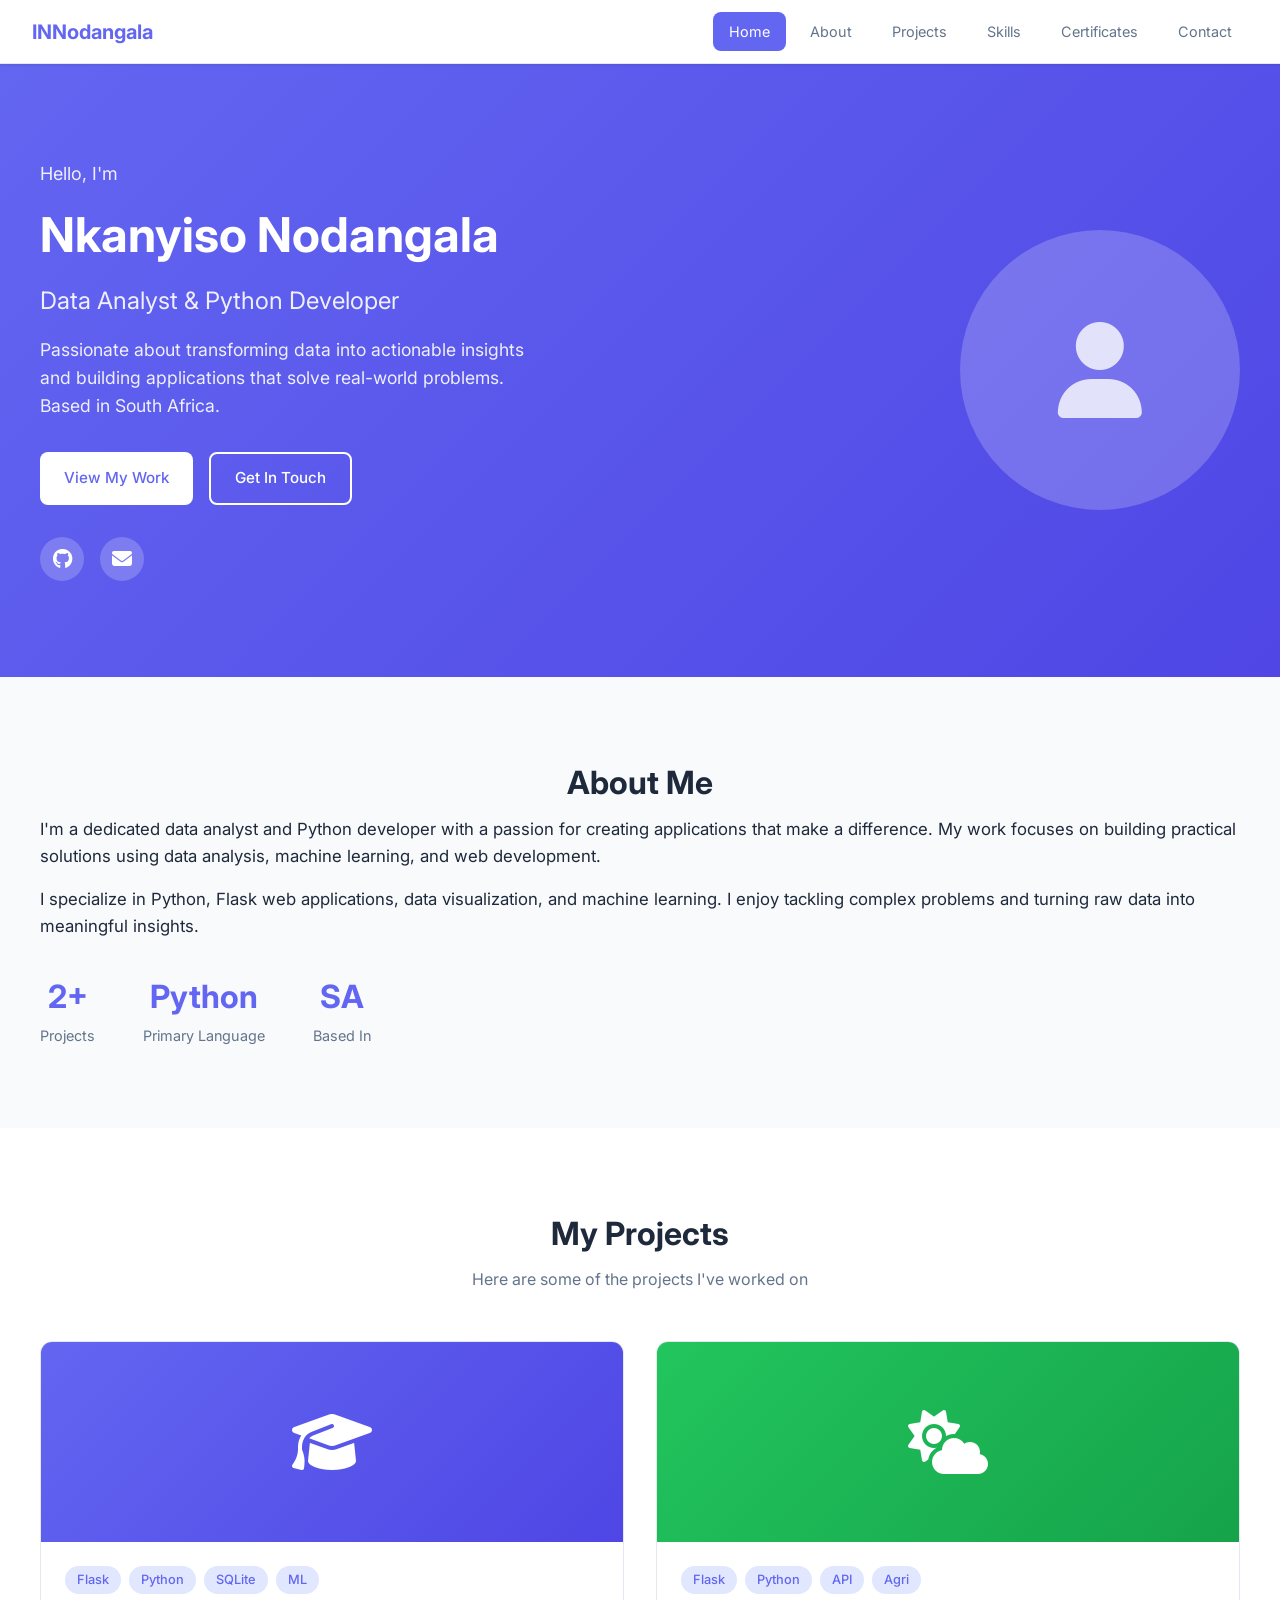
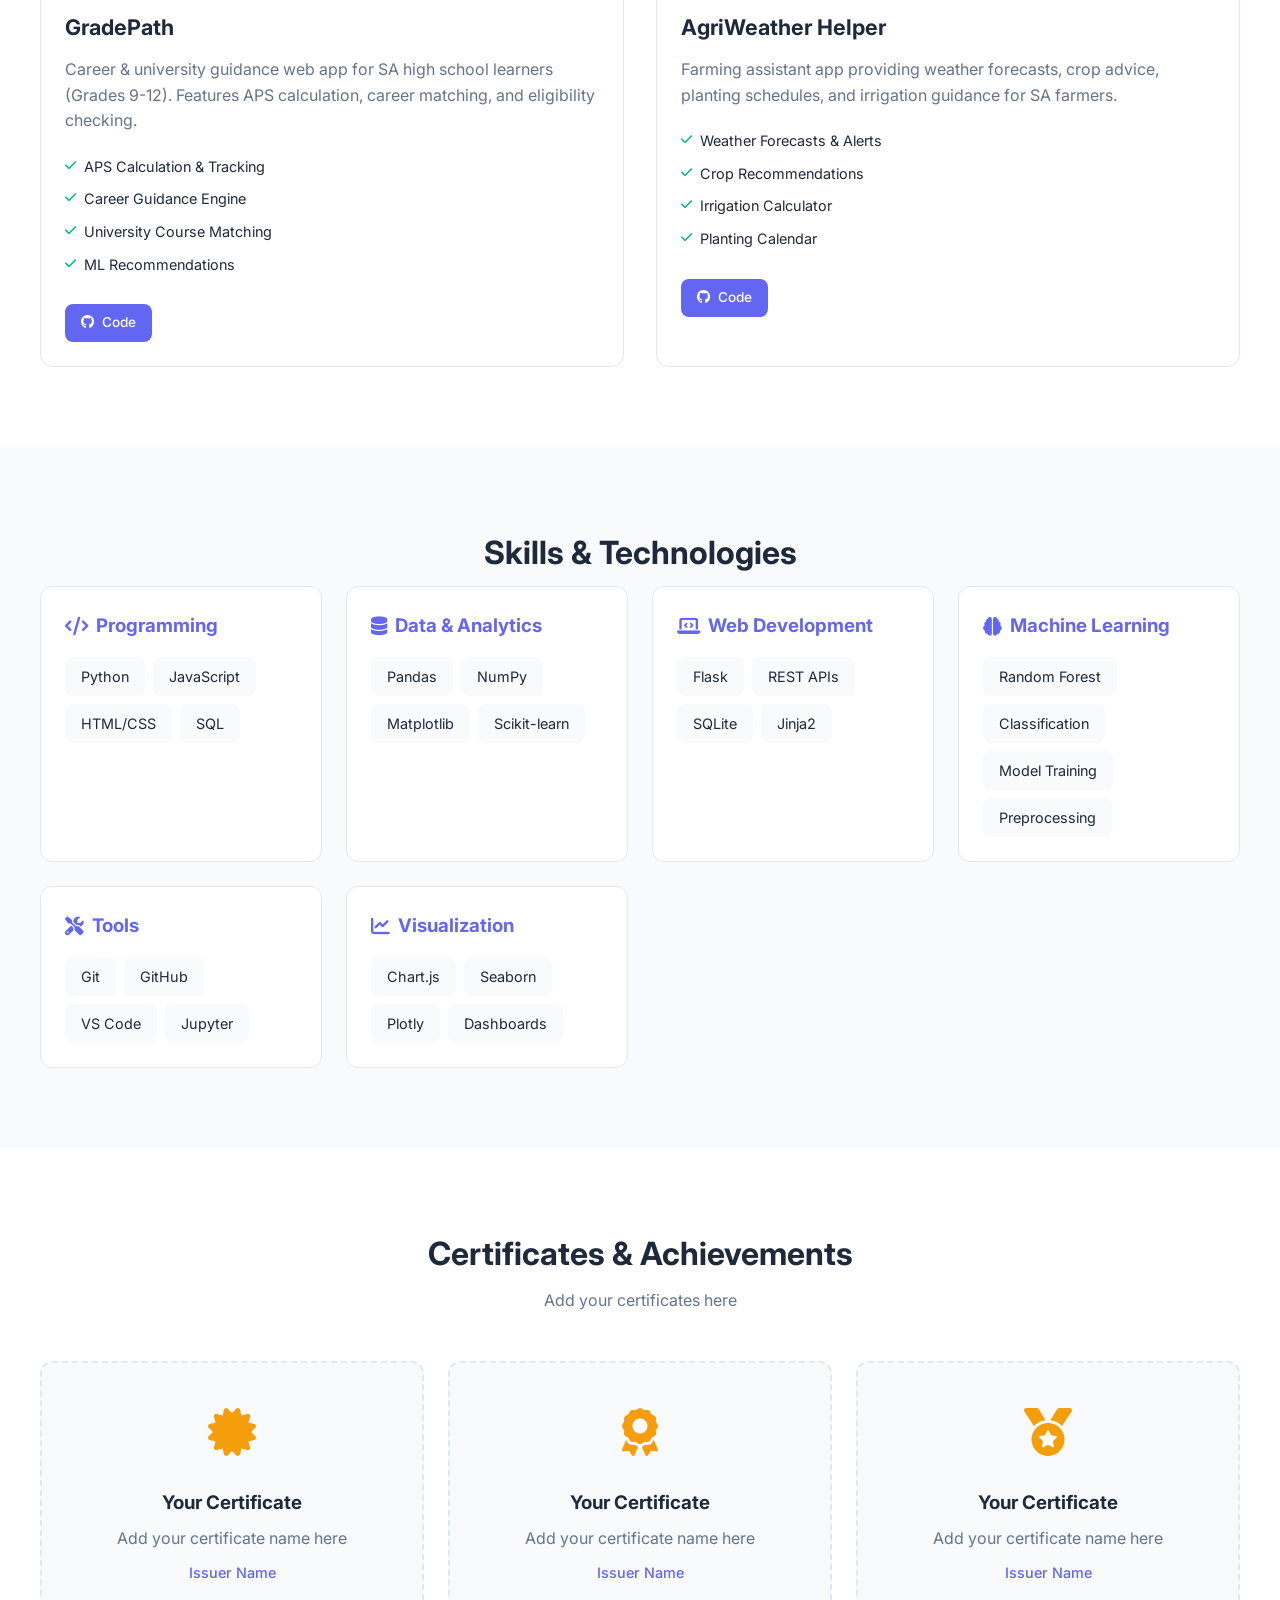
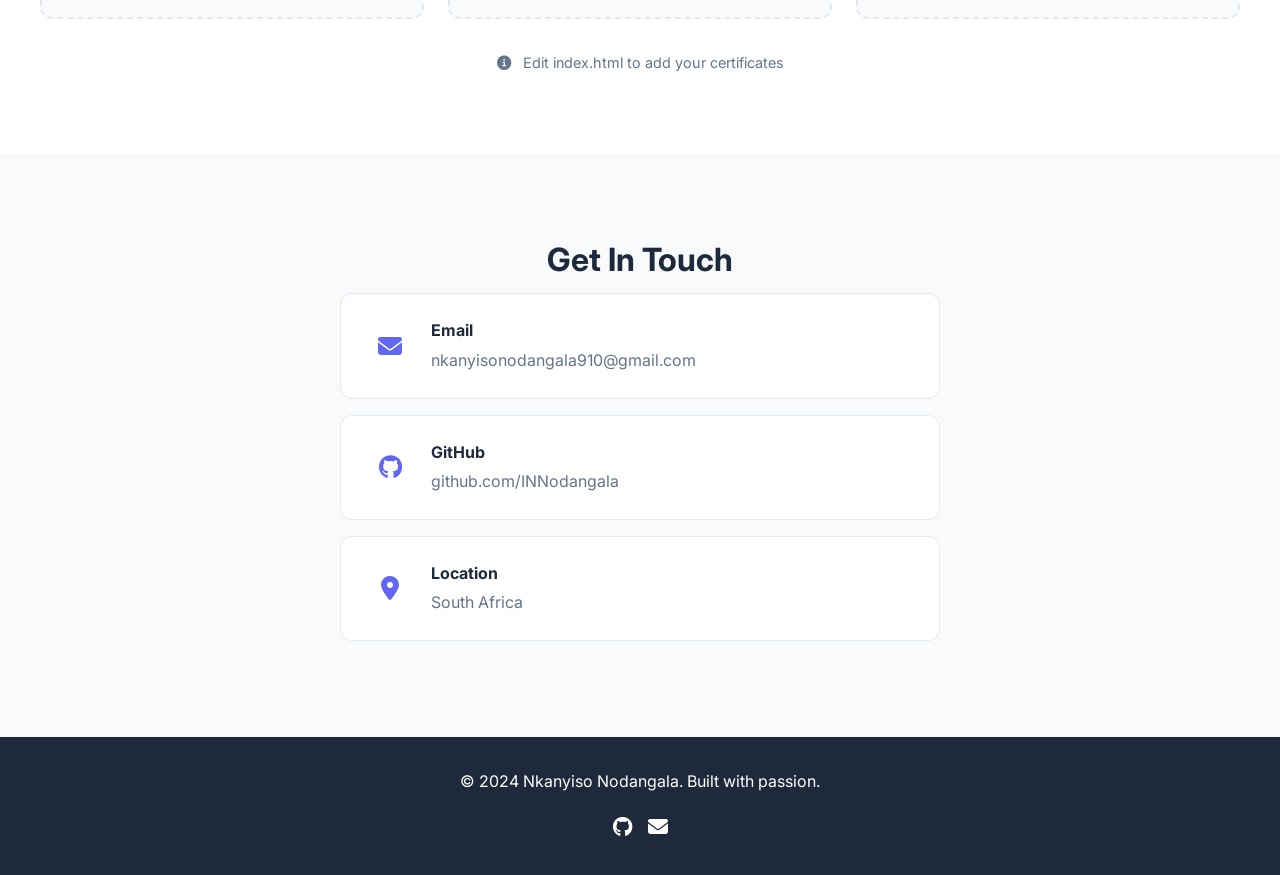
<file: index.html>
﻿<!DOCTYPE html>
<html lang="en">
<head>
    <meta charset="UTF-8">
    <meta name="viewport" content="width=device-width, initial-scale=1.0">
    <title>Nkanyiso Nodangala | Data Analysis Portfolio</title>
    <link rel="stylesheet" href="css/style.css">
    <link rel="stylesheet" href="https://cdnjs.cloudflare.com/ajax/libs/font-awesome/6.4.0/css/all.min.css">
    <link href="https://fonts.googleapis.com/css2?family=Inter:wght@300;400;500;600;700&display=swap" rel="stylesheet">
</head>
<body>
    <nav class="navbar">
        <div class="nav-brand"><a href="#home">INNodangala</a></div>
        <div class="nav-links">
            <a href="#home" class="active">Home</a>
            <a href="#about">About</a>
            <a href="#projects">Projects</a>
            <a href="#skills">Skills</a>
            <a href="#certificates">Certificates</a>
            <a href="#contact">Contact</a>
        </div>
        <button class="nav-toggle"><i class="fas fa-bars"></i></button>
    </nav>

    <section id="home" class="hero">
        <div class="hero-content">
            <div class="hero-text">
                <p class="hero-greeting">Hello, I'm</p>
                <h1>Nkanyiso Nodangala</h1>
                <h2>Data Analyst & Python Developer</h2>
                <p class="hero-description">Passionate about transforming data into actionable insights and building applications that solve real-world problems. Based in South Africa.</p>
                <div class="hero-buttons">
                    <a href="#projects" class="btn btn-primary">View My Work</a>
                    <a href="#contact" class="btn btn-outline">Get In Touch</a>
                </div>
                <div class="hero-social">
                    <a href="https://github.com/INNodangala" target="_blank"><i class="fab fa-github"></i></a>
                    <a href="mailto:nkanyisonodangala910@gmail.com"><i class="fas fa-envelope"></i></a>
                </div>
            </div>
            <div class="hero-image">
                <div class="image-placeholder"><i class="fas fa-user"></i></div>
            </div>
        </div>
    </section>

    <section id="about" class="section">
        <div class="container">
            <h2 class="section-title">About Me</h2>
            <div class="about-content">
                <div class="about-text">
                    <p>I'm a dedicated data analyst and Python developer with a passion for creating applications that make a difference. My work focuses on building practical solutions using data analysis, machine learning, and web development.</p>
                    <p>I specialize in Python, Flask web applications, data visualization, and machine learning. I enjoy tackling complex problems and turning raw data into meaningful insights.</p>
                    <div class="about-stats">
                        <div class="stat"><span class="stat-number">2+</span><span class="stat-label">Projects</span></div>
                        <div class="stat"><span class="stat-number">Python</span><span class="stat-label">Primary Language</span></div>
                        <div class="stat"><span class="stat-number">SA</span><span class="stat-label">Based In</span></div>
                    </div>
                </div>
            </div>
        </div>
    </section>

    <section id="projects" class="section bg-light">
        <div class="container">
            <h2 class="section-title">My Projects</h2>
            <p class="section-subtitle">Here are some of the projects I've worked on</p>
            <div class="projects-grid">
                <div class="project-card">
                    <div class="project-image">
                        <div class="project-placeholder" style="background: linear-gradient(135deg, #6366f1 0%, #4f46e5 100%);"><i class="fas fa-graduation-cap"></i></div>
                    </div>
                    <div class="project-content">
                        <div class="project-tags">
                            <span class="tag">Flask</span><span class="tag">Python</span><span class="tag">SQLite</span><span class="tag">ML</span>
                        </div>
                        <h3>GradePath</h3>
                        <p>Career & university guidance web app for SA high school learners (Grades 9-12). Features APS calculation, career matching, and eligibility checking.</p>
                        <ul class="project-features">
                            <li><i class="fas fa-check"></i> APS Calculation & Tracking</li>
                            <li><i class="fas fa-check"></i> Career Guidance Engine</li>
                            <li><i class="fas fa-check"></i> University Course Matching</li>
                            <li><i class="fas fa-check"></i> ML Recommendations</li>
                        </ul>
                        <div class="project-links">
                            <a href="https://github.com/INNodangala/GradePath" target="_blank" class="btn btn-sm"><i class="fab fa-github"></i> Code</a>
                        </div>
                    </div>
                </div>
                <div class="project-card">
                    <div class="project-image">
                        <div class="project-placeholder" style="background: linear-gradient(135deg, #22c55e 0%, #16a34a 100%);"><i class="fas fa-cloud-sun"></i></div>
                    </div>
                    <div class="project-content">
                        <div class="project-tags">
                            <span class="tag">Flask</span><span class="tag">Python</span><span class="tag">API</span><span class="tag">Agri</span>
                        </div>
                        <h3>AgriWeather Helper</h3>
                        <p>Farming assistant app providing weather forecasts, crop advice, planting schedules, and irrigation guidance for SA farmers.</p>
                        <ul class="project-features">
                            <li><i class="fas fa-check"></i> Weather Forecasts & Alerts</li>
                            <li><i class="fas fa-check"></i> Crop Recommendations</li>
                            <li><i class="fas fa-check"></i> Irrigation Calculator</li>
                            <li><i class="fas fa-check"></i> Planting Calendar</li>
                        </ul>
                        <div class="project-links">
                            <a href="https://github.com/INNodangala/agriweather_helper" target="_blank" class="btn btn-sm"><i class="fab fa-github"></i> Code</a>
                        </div>
                    </div>
                </div>
            </div>
        </div>
    </section>

    <section id="skills" class="section">
        <div class="container">
            <h2 class="section-title">Skills & Technologies</h2>
            <div class="skills-grid">
                <div class="skill-category">
                    <h3><i class="fas fa-code"></i> Programming</h3>
                    <div class="skill-items"><span class="skill-item">Python</span><span class="skill-item">JavaScript</span><span class="skill-item">HTML/CSS</span><span class="skill-item">SQL</span></div>
                </div>
                <div class="skill-category">
                    <h3><i class="fas fa-database"></i> Data & Analytics</h3>
                    <div class="skill-items"><span class="skill-item">Pandas</span><span class="skill-item">NumPy</span><span class="skill-item">Matplotlib</span><span class="skill-item">Scikit-learn</span></div>
                </div>
                <div class="skill-category">
                    <h3><i class="fas fa-laptop-code"></i> Web Development</h3>
                    <div class="skill-items"><span class="skill-item">Flask</span><span class="skill-item">REST APIs</span><span class="skill-item">SQLite</span><span class="skill-item">Jinja2</span></div>
                </div>
                <div class="skill-category">
                    <h3><i class="fas fa-brain"></i> Machine Learning</h3>
                    <div class="skill-items"><span class="skill-item">Random Forest</span><span class="skill-item">Classification</span><span class="skill-item">Model Training</span><span class="skill-item">Preprocessing</span></div>
                </div>
                <div class="skill-category">
                    <h3><i class="fas fa-tools"></i> Tools</h3>
                    <div class="skill-items"><span class="skill-item">Git</span><span class="skill-item">GitHub</span><span class="skill-item">VS Code</span><span class="skill-item">Jupyter</span></div>
                </div>
                <div class="skill-category">
                    <h3><i class="fas fa-chart-line"></i> Visualization</h3>
                    <div class="skill-items"><span class="skill-item">Chart.js</span><span class="skill-item">Seaborn</span><span class="skill-item">Plotly</span><span class="skill-item">Dashboards</span></div>
                </div>
            </div>
        </div>
    </section>

    <section id="certificates" class="section bg-light">
        <div class="container">
            <h2 class="section-title">Certificates & Achievements</h2>
            <p class="section-subtitle">Add your certificates here</p>
            <div class="certificates-grid">
                <div class="certificate-card placeholder-cert">
                    <div class="cert-icon"><i class="fas fa-certificate"></i></div>
                    <h3>Your Certificate</h3>
                    <p>Add your certificate name here</p>
                    <span class="cert-issuer">Issuer Name</span>
                </div>
                <div class="certificate-card placeholder-cert">
                    <div class="cert-icon"><i class="fas fa-award"></i></div>
                    <h3>Your Certificate</h3>
                    <p>Add your certificate name here</p>
                    <span class="cert-issuer">Issuer Name</span>
                </div>
                <div class="certificate-card placeholder-cert">
                    <div class="cert-icon"><i class="fas fa-medal"></i></div>
                    <h3>Your Certificate</h3>
                    <p>Add your certificate name here</p>
                    <span class="cert-issuer">Issuer Name</span>
                </div>
            </div>
            <p class="cert-instruction"><i class="fas fa-info-circle"></i> Edit index.html to add your certificates</p>
        </div>
    </section>

    <section id="contact" class="section">
        <div class="container">
            <h2 class="section-title">Get In Touch</h2>
            <div class="contact-content">
                <div class="contact-info">
                    <div class="contact-item"><i class="fas fa-envelope"></i><div><h4>Email</h4><a href="mailto:nkanyisonodangala910@gmail.com">nkanyisonodangala910@gmail.com</a></div></div>
                    <div class="contact-item"><i class="fab fa-github"></i><div><h4>GitHub</h4><a href="https://github.com/INNodangala" target="_blank">github.com/INNodangala</a></div></div>
                    <div class="contact-item"><i class="fas fa-map-marker-alt"></i><div><h4>Location</h4><p>South Africa</p></div></div>
                </div>
            </div>
        </div>
    </section>

    <footer class="footer">
        <div class="footer-content">
            <p>&copy; 2024 Nkanyiso Nodangala. Built with passion.</p>
            <div class="footer-social">
                <a href="https://github.com/INNodangala" target="_blank"><i class="fab fa-github"></i></a>
                <a href="mailto:nkanyisonodangala910@gmail.com"><i class="fas fa-envelope"></i></a>
            </div>
        </div>
    </footer>
    <script src="js/main.js"></script>
</body>
</html>
</file>
<file: css/style.css>
﻿:root{--primary:#6366f1;--primary-dark:#4f46e5;--secondary:#64748b;--success:#10b981;--warning:#f59e0b;--bg:#f8fafc;--card-bg:#ffffff;--text:#1e293b;--text-light:#64748b;--border:#e2e8f0;--shadow:0 1px 3px rgba(0,0,0,0.1);--shadow-lg:0 4px 6px rgba(0,0,0,0.1);--radius:12px}
*{margin:0;padding:0;box-sizing:border-box}
body{font-family:'Inter',sans-serif;background:var(--bg);color:var(--text);line-height:1.6}
.navbar{background:var(--card-bg);border-bottom:1px solid var(--border);padding:0.75rem 2rem;display:flex;align-items:center;justify-content:space-between;position:sticky;top:0;z-index:100;box-shadow:var(--shadow)}
.nav-brand a{font-size:1.25rem;font-weight:700;color:var(--primary);text-decoration:none}
.nav-links{display:flex;gap:0.5rem}
.nav-links a{padding:0.5rem 1rem;color:var(--text-light);text-decoration:none;border-radius:8px;transition:all 0.2s;font-size:0.9rem}
.nav-links a:hover,.nav-links a.active{background:var(--primary);color:white}
.nav-toggle{display:none;background:none;border:none;font-size:1.25rem;cursor:pointer}
.hero{background:linear-gradient(135deg,var(--primary) 0%,var(--primary-dark) 100%);color:white;padding:6rem 2rem}
.hero-content{max-width:1200px;margin:0 auto;display:flex;align-items:center;gap:4rem}
.hero-text{flex:1}
.hero-greeting{font-size:1.125rem;opacity:0.9;margin-bottom:0.5rem}
.hero h1{font-size:3rem;font-weight:700;margin-bottom:0.5rem}
.hero h2{font-size:1.5rem;font-weight:400;opacity:0.9;margin-bottom:1rem}
.hero-description{font-size:1.1rem;opacity:0.9;margin-bottom:2rem;max-width:500px}
.hero-buttons{display:flex;gap:1rem;margin-bottom:2rem}
.btn{display:inline-flex;align-items:center;gap:0.5rem;padding:0.75rem 1.5rem;border-radius:8px;font-weight:500;text-decoration:none;border:none;cursor:pointer;transition:all 0.2s;font-size:0.95rem}
.btn-primary{background:white;color:var(--primary)}
.btn-primary:hover{background:#f1f5f9}
.btn-outline{background:transparent;color:white;border:2px solid white}
.btn-outline:hover{background:rgba(255,255,255,0.1)}
.btn-sm{padding:0.5rem 1rem;font-size:0.85rem;background:var(--primary);color:white}
.btn-sm:hover{background:var(--primary-dark)}
.hero-social{display:flex;gap:1rem}
.hero-social a{width:44px;height:44px;border-radius:50%;background:rgba(255,255,255,0.2);display:flex;align-items:center;justify-content:center;color:white;text-decoration:none;font-size:1.25rem;transition:all 0.2s}
.hero-social a:hover{background:rgba(255,255,255,0.3)}
.hero-image{flex-shrink:0}
.image-placeholder{width:280px;height:280px;border-radius:50%;background:rgba(255,255,255,0.2);display:flex;align-items:center;justify-content:center}
.image-placeholder i{font-size:6rem;opacity:0.8}
.section{padding:5rem 2rem}
.bg-light{background:var(--card-bg)}
.container{max-width:1200px;margin:0 auto}
.section-title{font-size:2rem;font-weight:700;text-align:center;margin-bottom:0.5rem}
.section-subtitle{text-align:center;color:var(--text-light);margin-bottom:3rem}
.about-text p{margin-bottom:1rem;font-size:1.05rem}
.about-stats{display:flex;gap:3rem;margin-top:2rem}
.stat{text-align:center}
.stat-number{display:block;font-size:2rem;font-weight:700;color:var(--primary)}
.stat-label{color:var(--text-light);font-size:0.9rem}
.projects-grid{display:grid;grid-template-columns:repeat(auto-fit,minmax(450px,1fr));gap:2rem}
.project-card{background:var(--card-bg);border-radius:var(--radius);border:1px solid var(--border);overflow:hidden;transition:all 0.3s}
.project-card:hover{box-shadow:var(--shadow-lg);transform:translateY(-4px)}
.project-placeholder{height:200px;display:flex;align-items:center;justify-content:center;color:white}
.project-placeholder i{font-size:4rem}
.project-content{padding:1.5rem}
.project-tags{display:flex;flex-wrap:wrap;gap:0.5rem;margin-bottom:1rem}
.tag{background:#e0e7ff;color:var(--primary);padding:0.25rem 0.75rem;border-radius:20px;font-size:0.8rem;font-weight:500}
.project-content h3{font-size:1.35rem;margin-bottom:0.75rem}
.project-content p{color:var(--text-light);margin-bottom:1rem}
.project-features{list-style:none;margin-bottom:1.5rem}
.project-features li{padding:0.3rem 0;display:flex;align-items:center;gap:0.5rem;font-size:0.9rem}
.project-features i{color:var(--success);font-size:0.8rem}
.skills-grid{display:grid;grid-template-columns:repeat(auto-fit,minmax(280px,1fr));gap:1.5rem}
.skill-category{background:var(--card-bg);padding:1.5rem;border-radius:var(--radius);border:1px solid var(--border)}
.skill-category h3{margin-bottom:1rem;display:flex;align-items:center;gap:0.5rem;color:var(--primary)}
.skill-items{display:flex;flex-wrap:wrap;gap:0.5rem}
.skill-item{background:var(--bg);padding:0.5rem 1rem;border-radius:8px;font-size:0.9rem}
.certificates-grid{display:grid;grid-template-columns:repeat(auto-fit,minmax(280px,1fr));gap:1.5rem}
.certificate-card{background:var(--card-bg);padding:2rem;border-radius:var(--radius);border:1px solid var(--border);text-align:center;transition:all 0.3s}
.certificate-card:hover{box-shadow:var(--shadow-lg)}
.placeholder-cert{border:2px dashed var(--border);background:var(--bg)}
.cert-icon{font-size:3rem;color:var(--warning);margin-bottom:1rem}
.certificate-card h3{margin-bottom:0.5rem}
.certificate-card p{color:var(--text-light);margin-bottom:0.5rem}
.cert-issuer{color:var(--primary);font-weight:500;font-size:0.9rem}
.cert-instruction{text-align:center;color:var(--text-light);margin-top:2rem;font-size:0.9rem}
.cert-instruction i{margin-right:0.5rem}
.contact-content{max-width:600px;margin:0 auto}
.contact-item{display:flex;align-items:center;gap:1rem;padding:1.5rem;background:var(--card-bg);border-radius:var(--radius);border:1px solid var(--border);margin-bottom:1rem}
.contact-item i{font-size:1.5rem;color:var(--primary);width:50px;text-align:center}
.contact-item h4{margin-bottom:0.25rem}
.contact-item a,.contact-item p{color:var(--text-light);text-decoration:none}
.contact-item a:hover{color:var(--primary)}
.footer{background:var(--text);color:white;padding:2rem;text-align:center}
.footer-content{max-width:1200px;margin:0 auto}
.footer-social{margin-top:1rem;display:flex;justify-content:center;gap:1rem}
.footer-social a{color:white;font-size:1.25rem;transition:opacity 0.2s}
.footer-social a:hover{opacity:0.8}
@media(max-width:768px){.navbar{flex-direction:column;gap:1rem}.nav-links{flex-wrap:wrap;justify-content:center}.nav-toggle{display:block}.hero-content{flex-direction:column;text-align:center}.hero h1{font-size:2rem}.hero-buttons{justify-content:center}.hero-social{justify-content:center}.projects-grid{grid-template-columns:1fr}.about-stats{flex-direction:column;gap:1.5rem}}
</file>
